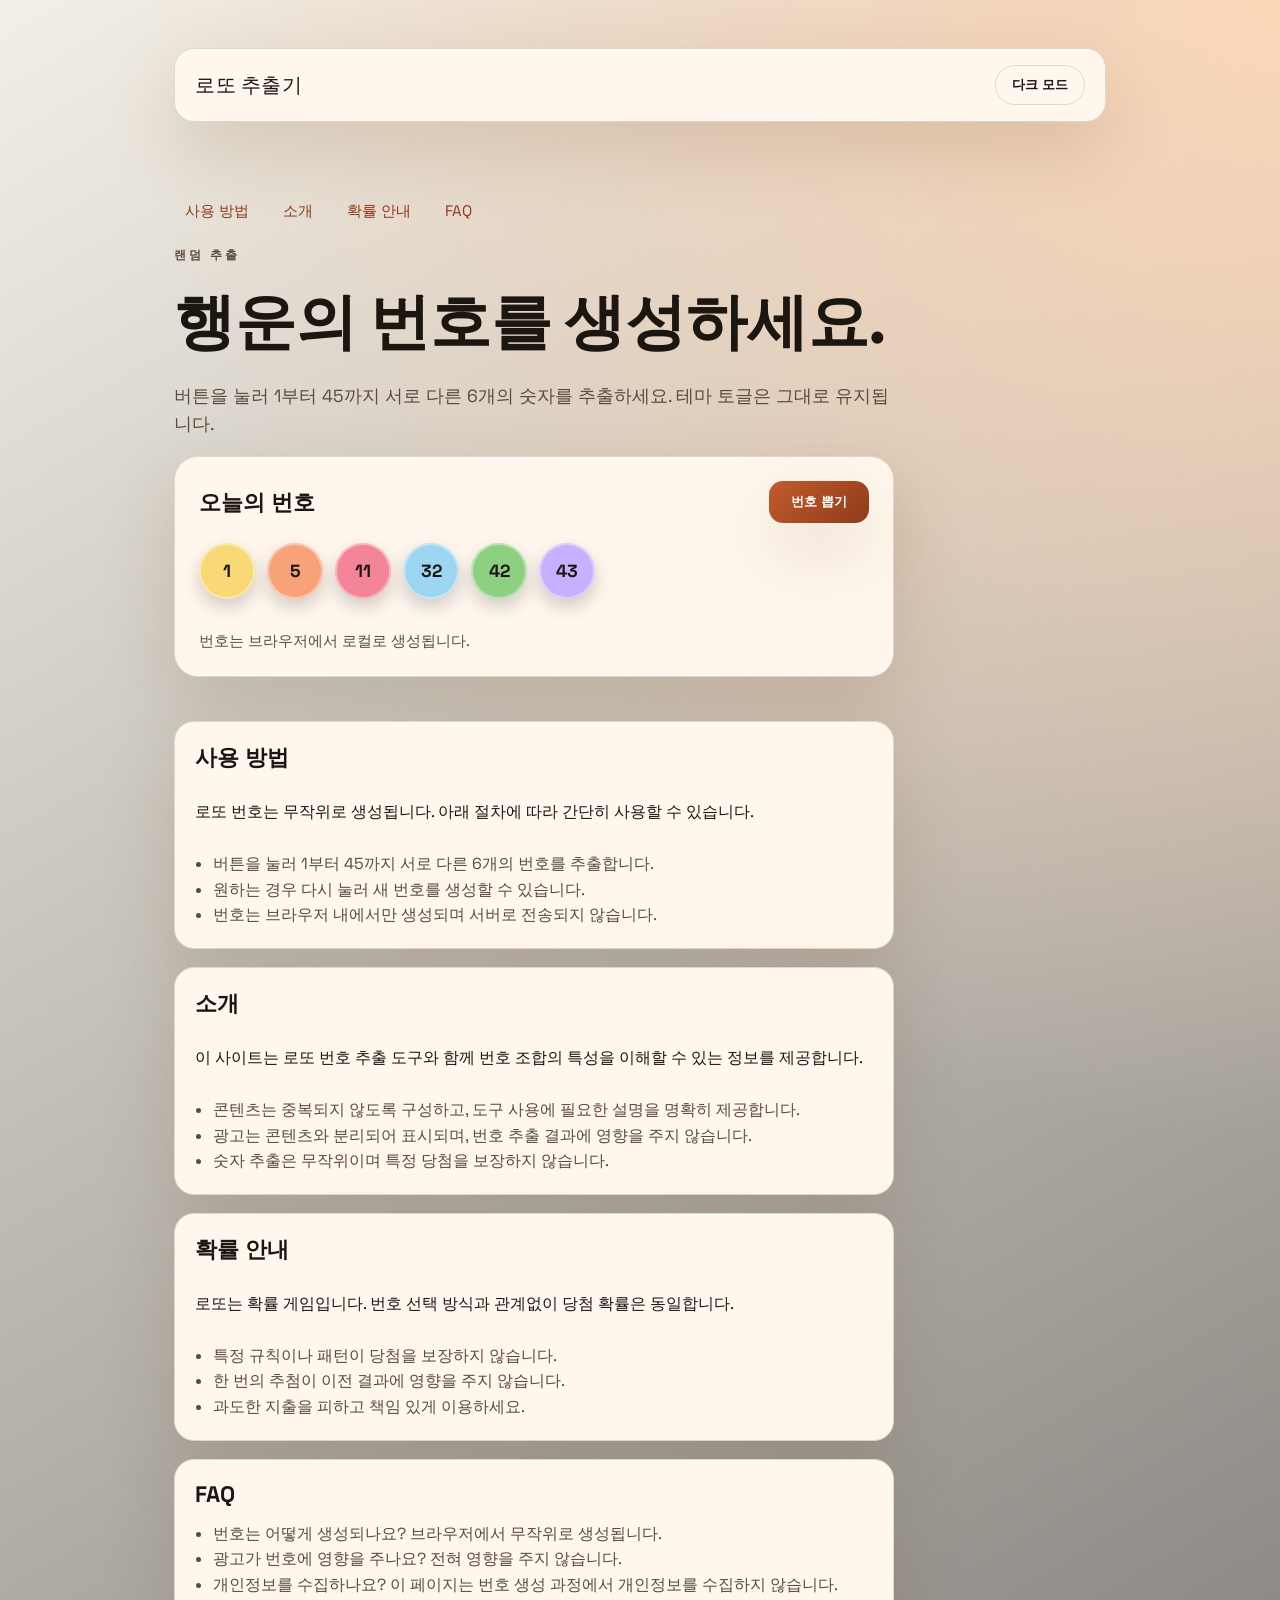
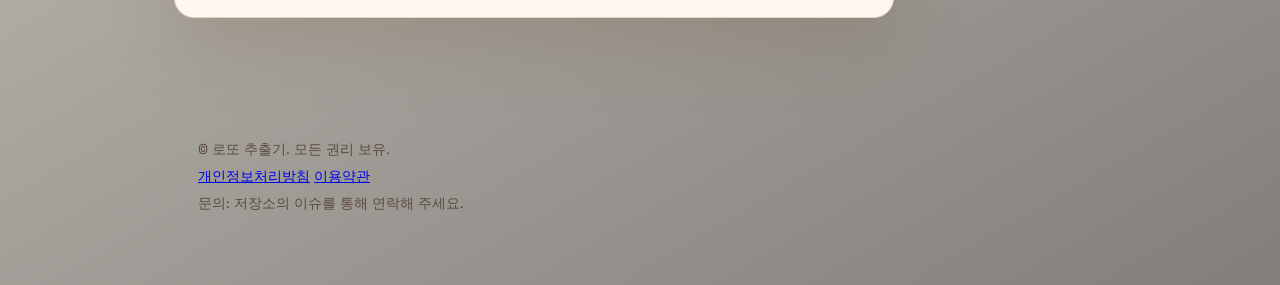
<file: index.html>
<!doctype html>
<html lang="ko">
<head>
  <!-- Google tag (gtag.js) -->
  <script async src="https://www.googletagmanager.com/gtag/js?id=G-7ZSF9KYNCB"></script>
  <script>
    window.dataLayer = window.dataLayer || [];
    function gtag(){dataLayer.push(arguments);}
    gtag('js', new Date());

    gtag('config', 'G-7ZSF9KYNCB');
  </script>
  <script type="text/javascript">
    (function(c,l,a,r,i,t,y){
        c[a]=c[a]||function(){(c[a].q=c[a].q||[]).push(arguments)};
        t=l.createElement(r);t.async=1;t.src="https://www.clarity.ms/tag/"+i;
        y=l.getElementsByTagName(r)[0];y.parentNode.insertBefore(t,y);
    })(window, document, "clarity", "script", "vo98cys63x");
  </script>
  <meta charset="UTF-8" />
  <meta name="viewport" content="width=device-width, initial-scale=1.0" />
  <title>로또 추출기</title>
  <meta name="description" content="로또 번호를 무작위로 추출하고 확률 정보를 함께 제공하는 로또 추출기입니다. 책임 있는 이용 안내와 FAQ를 제공합니다.">
  <meta name="google-adsense-account" content="ca-pub-5132534330868420">
  <script async src="https://pagead2.googlesyndication.com/pagead/js/adsbygoogle.js?client=ca-pub-5132534330868420"
     crossorigin="anonymous"></script>
  <link href='/style.css' rel='stylesheet'>
  <link rel="icon" href="/favicon.ico" type="image/x-icon">
</head>
<body>
  <div class="page">
    <header class="top">
      <div class="brand">로또 추출기</div>
      <button class="theme-toggle" type="button" data-theme-toggle aria-pressed="false">
        다크 모드
      </button>
    </header>

    <main class="content">
      <nav class="subnav" aria-label="페이지 안내">
        <a href="#guide">사용 방법</a>
        <a href="#about">소개</a>
        <a href="#odds">확률 안내</a>
        <a href="#faq">FAQ</a>
      </nav>
      <p class="eyebrow">랜덤 추출</p>
      <h1>행운의 번호를 생성하세요.</h1>
      <p class="lead">
        버튼을 눌러 1부터 45까지 서로 다른 6개의 숫자를 추출하세요. 테마 토글은 그대로 유지됩니다.
      </p>
      <div class="lotto-card">
        <div class="lotto-header">
          <h2>오늘의 번호</h2>
          <button class="cta" type="button" data-action>번호 뽑기</button>
        </div>
        <div class="lotto-numbers" data-numbers aria-live="polite"></div>
        <p class="hint">번호는 브라우저에서 로컬로 생성됩니다.</p>
      </div>
      <div class="ad-slot">
        <!-- 광고 -->
        <ins class="adsbygoogle"
             style="display:block"
             data-ad-client="ca-pub-5132534330868420"
             data-ad-slot="5257002274"
             data-ad-format="auto"
             data-full-width-responsive="true"></ins>
        <script>
             (adsbygoogle = window.adsbygoogle || []).push({});
        </script>
      </div>

      <section class="info" id="guide">
        <h2>사용 방법</h2>
        <p>로또 번호는 무작위로 생성됩니다. 아래 절차에 따라 간단히 사용할 수 있습니다.</p>
        <ul class="list">
          <li>버튼을 눌러 1부터 45까지 서로 다른 6개의 번호를 추출합니다.</li>
          <li>원하는 경우 다시 눌러 새 번호를 생성할 수 있습니다.</li>
          <li>번호는 브라우저 내에서만 생성되며 서버로 전송되지 않습니다.</li>
        </ul>
      </section>

      <section class="info" id="about">
        <h2>소개</h2>
        <p>이 사이트는 로또 번호 추출 도구와 함께 번호 조합의 특성을 이해할 수 있는 정보를 제공합니다.</p>
        <ul class="list">
          <li>콘텐츠는 중복되지 않도록 구성하고, 도구 사용에 필요한 설명을 명확히 제공합니다.</li>
          <li>광고는 콘텐츠와 분리되어 표시되며, 번호 추출 결과에 영향을 주지 않습니다.</li>
          <li>숫자 추출은 무작위이며 특정 당첨을 보장하지 않습니다.</li>
        </ul>
      </section>

      <section class="info" id="odds">
        <h2>확률 안내</h2>
        <p>로또는 확률 게임입니다. 번호 선택 방식과 관계없이 당첨 확률은 동일합니다.</p>
        <ul class="list">
          <li>특정 규칙이나 패턴이 당첨을 보장하지 않습니다.</li>
          <li>한 번의 추첨이 이전 결과에 영향을 주지 않습니다.</li>
          <li>과도한 지출을 피하고 책임 있게 이용하세요.</li>
        </ul>
      </section>

      <section class="info" id="faq">
        <h2>FAQ</h2>
        <ul class="list">
          <li>번호는 어떻게 생성되나요? 브라우저에서 무작위로 생성됩니다.</li>
          <li>광고가 번호에 영향을 주나요? 전혀 영향을 주지 않습니다.</li>
          <li>개인정보를 수집하나요? 이 페이지는 번호 생성 과정에서 개인정보를 수집하지 않습니다.</li>
        </ul>
      </section>
    </main>

    <footer class="footer">
      <div>© 로또 추출기. 모든 권리 보유.</div>
      <div class="footer-links">
        <a href="/privacy.html">개인정보처리방침</a>
        <a href="/terms.html">이용약관</a>
      </div>
      <div>문의: 저장소의 이슈를 통해 연락해 주세요.</div>
    </footer>
  </div>
  <script defer type="text/javascript" src="/main.js"></script>
</body>
</html>
</file>
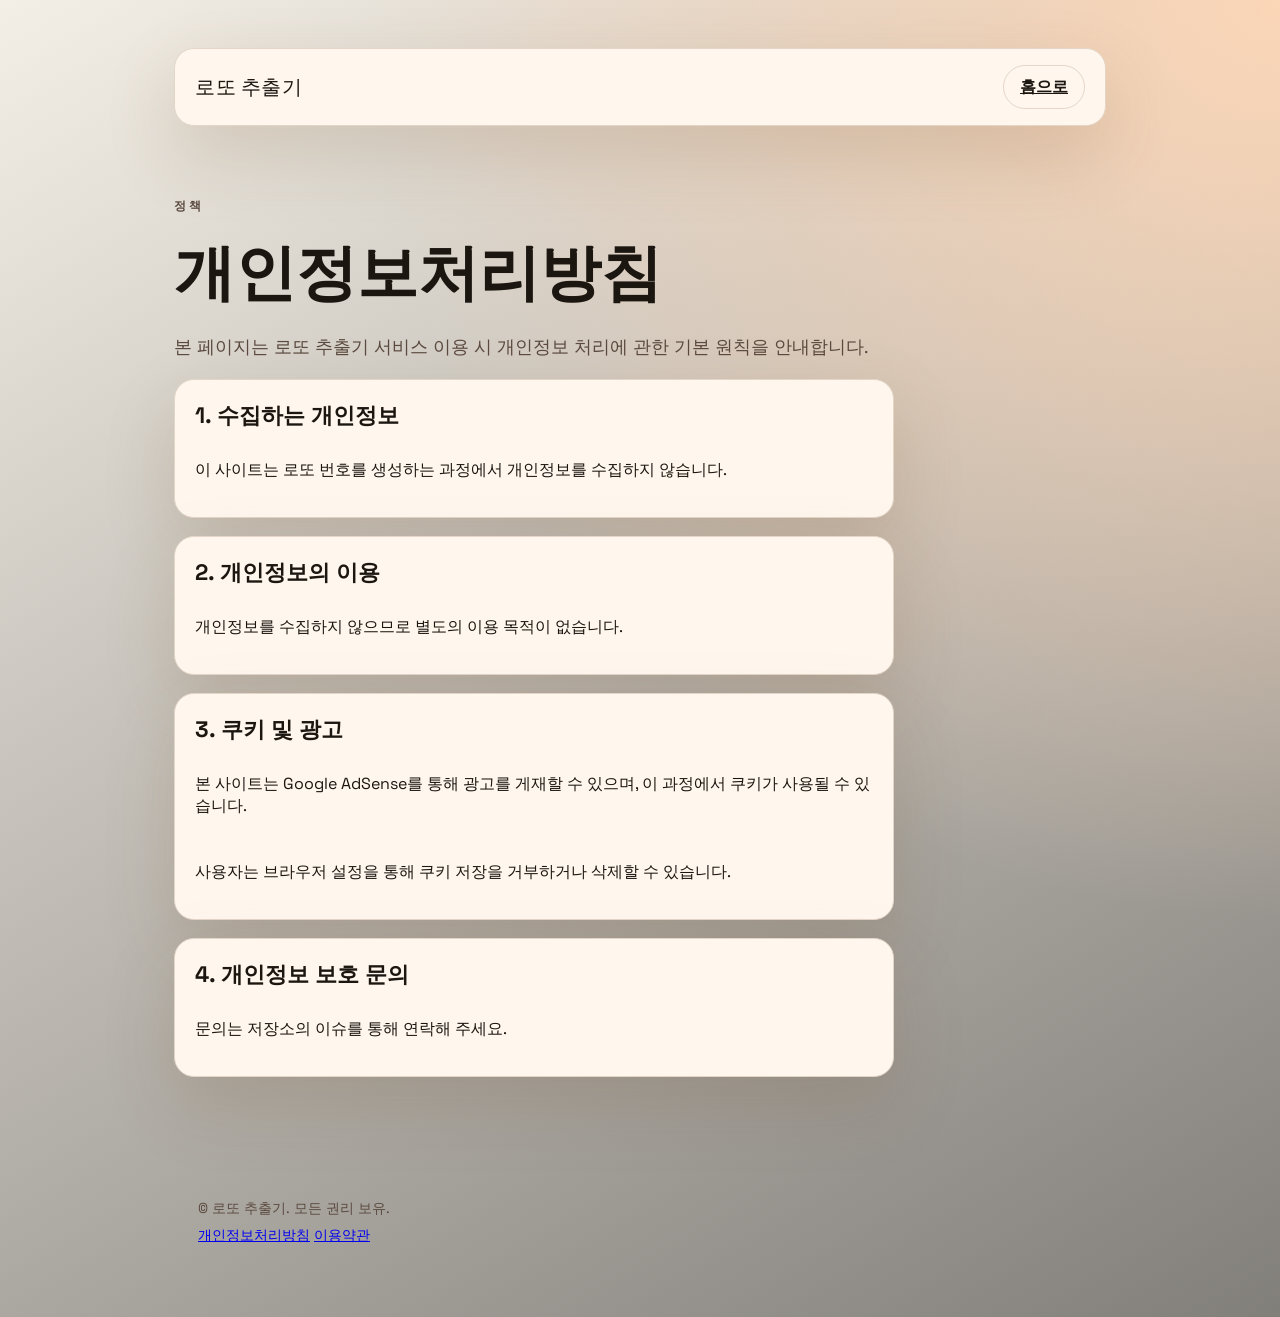
<file: privacy.html>
<!doctype html>
<html lang="ko">
<head>
  <!-- Google tag (gtag.js) -->
  <script async src="https://www.googletagmanager.com/gtag/js?id=G-7ZSF9KYNCB"></script>
  <script>
    window.dataLayer = window.dataLayer || [];
    function gtag(){dataLayer.push(arguments);}
    gtag('js', new Date());

    gtag('config', 'G-7ZSF9KYNCB');
  </script>
  <meta charset="UTF-8" />
  <meta name="viewport" content="width=device-width, initial-scale=1.0" />
  <title>개인정보처리방침 | 로또 추출기</title>
  <link href="/style.css" rel="stylesheet">
  <link rel="icon" href="/favicon.ico" type="image/x-icon">
</head>
<body>
  <div class="page">
    <header class="top">
      <div class="brand">로또 추출기</div>
      <a class="theme-toggle" href="/">홈으로</a>
    </header>

    <main class="content">
      <p class="eyebrow">정책</p>
      <h1>개인정보처리방침</h1>
      <p class="lead">
        본 페이지는 로또 추출기 서비스 이용 시 개인정보 처리에 관한 기본 원칙을 안내합니다.
      </p>

      <section class="info">
        <h2>1. 수집하는 개인정보</h2>
        <p>이 사이트는 로또 번호를 생성하는 과정에서 개인정보를 수집하지 않습니다.</p>
      </section>

      <section class="info">
        <h2>2. 개인정보의 이용</h2>
        <p>개인정보를 수집하지 않으므로 별도의 이용 목적이 없습니다.</p>
      </section>

      <section class="info">
        <h2>3. 쿠키 및 광고</h2>
        <p>본 사이트는 Google AdSense를 통해 광고를 게재할 수 있으며, 이 과정에서 쿠키가 사용될 수 있습니다.</p>
        <p>사용자는 브라우저 설정을 통해 쿠키 저장을 거부하거나 삭제할 수 있습니다.</p>
      </section>

      <section class="info">
        <h2>4. 개인정보 보호 문의</h2>
        <p>문의는 저장소의 이슈를 통해 연락해 주세요.</p>
      </section>
    </main>

    <footer class="footer">
      <div>© 로또 추출기. 모든 권리 보유.</div>
      <div class="footer-links">
        <a href="/privacy.html">개인정보처리방침</a>
        <a href="/terms.html">이용약관</a>
      </div>
    </footer>
  </div>
</body>
</html>
</file>
<file: style.css>
@import url('https://fonts.googleapis.com/css2?family=Fraunces:opsz,wght@9..144,500;9..144,700&family=Space+Grotesk:wght@400;500;600;700&display=swap');

:root {
  color-scheme: light dark;
  --bg: #f4efe6;
  --bg-glow: #fbd6b7;
  --surface: #fff7ee;
  --surface-border: #e4d6c7;
  --text: #1c1611;
  --muted: #5b4a3f;
  --accent: #c25b2d;
  --accent-strong: #8f3b19;
  --button-text: #ffffff;
  --shadow: 0 28px 70px rgba(116, 75, 38, 0.18);
  --ring: 0 0 0 3px rgba(194, 91, 45, 0.2);
  --transition: 220ms ease;
  --ball-1: #f9d976;
  --ball-2: #f7a278;
  --ball-3: #f48498;
  --ball-4: #9dd6f0;
  --ball-5: #8ed081;
  --ball-6: #c6b0ff;
}

:root[data-theme="dark"] {
  --bg: #11100d;
  --bg-glow: #3a2b22;
  --surface: #1b1916;
  --surface-border: #2f2a25;
  --text: #f6f0e8;
  --muted: #c6b7a8;
  --accent: #f28a55;
  --accent-strong: #ffb587;
  --button-text: #1c1611;
  --shadow: 0 28px 70px rgba(0, 0, 0, 0.35);
  --ring: 0 0 0 3px rgba(242, 138, 85, 0.25);
  --ball-1: #f5c85b;
  --ball-2: #f08b6a;
  --ball-3: #ee6f8e;
  --ball-4: #7fbfe0;
  --ball-5: #78b86d;
  --ball-6: #b49cff;
}

* {
  box-sizing: border-box;
}

body {
  margin: 0;
  min-height: 100vh;
  font-family: "Space Grotesk", "Segoe UI", sans-serif;
  color: var(--text);
  background: radial-gradient(circle at top right, var(--bg-glow), transparent 50%),
    linear-gradient(150deg, var(--bg), #0f0f0f 200%);
  transition: background var(--transition), color var(--transition);
}

.page {
  max-width: 980px;
  margin: 0 auto;
  padding: 48px 24px 72px;
  display: flex;
  flex-direction: column;
  gap: 72px;
}

.top {
  display: flex;
  align-items: center;
  justify-content: space-between;
  gap: 16px;
  background: var(--surface);
  border: 1px solid var(--surface-border);
  border-radius: 20px;
  padding: 16px 20px;
  box-shadow: var(--shadow);
  animation: fade-in 550ms ease;
}

.brand {
  font-family: "Fraunces", "Times New Roman", serif;
  font-size: 20px;
  letter-spacing: 0.5px;
}

.theme-toggle {
  border: 1px solid var(--surface-border);
  background: transparent;
  color: var(--text);
  padding: 10px 16px;
  border-radius: 999px;
  font-weight: 600;
  cursor: pointer;
  transition: transform var(--transition), border-color var(--transition), color var(--transition);
}

.theme-toggle:hover {
  transform: translateY(-2px);
  border-color: var(--accent);
}

.theme-toggle:focus-visible {
  outline: none;
  box-shadow: var(--ring);
}

.content {
  display: grid;
  gap: 18px;
  max-width: 720px;
  animation: float-in 620ms ease;
}

.subnav {
  display: flex;
  flex-wrap: wrap;
  gap: 12px;
  font-size: 0.95rem;
}

.subnav a {
  color: var(--accent-strong);
  text-decoration: none;
  padding: 6px 10px;
  border-radius: 999px;
  border: 1px solid transparent;
  transition: border-color var(--transition), color var(--transition), transform var(--transition);
}

.subnav a:hover {
  transform: translateY(-1px);
  border-color: var(--accent);
}

.eyebrow {
  text-transform: uppercase;
  letter-spacing: 3px;
  font-size: 12px;
  font-weight: 700;
  color: var(--muted);
  margin: 0;
}

h1 {
  font-family: "Fraunces", "Times New Roman", serif;
  font-size: clamp(2.4rem, 6vw, 3.8rem);
  margin: 0;
}

h2 {
  margin: 0;
  font-size: 1.4rem;
}

.lead {
  margin: 0;
  font-size: 1.1rem;
  color: var(--muted);
  line-height: 1.6;
}

.lotto-card {
  background: var(--surface);
  border: 1px solid var(--surface-border);
  border-radius: 24px;
  padding: 24px;
  box-shadow: var(--shadow);
  display: grid;
  gap: 20px;
}

.lotto-header {
  display: flex;
  align-items: center;
  justify-content: space-between;
  gap: 16px;
  flex-wrap: wrap;
}

.lotto-numbers {
  display: flex;
  gap: 12px;
  flex-wrap: wrap;
  min-height: 68px;
}

.lotto-ball {
  width: 56px;
  height: 56px;
  border-radius: 50%;
  display: grid;
  place-items: center;
  font-weight: 700;
  font-size: 1.1rem;
  color: #1c1611;
  box-shadow: inset 0 0 0 2px rgba(255, 255, 255, 0.4), 0 8px 18px rgba(0, 0, 0, 0.18);
  animation: pop-in 360ms ease;
}

.lotto-ball:nth-child(1) { background: var(--ball-1); }
.lotto-ball:nth-child(2) { background: var(--ball-2); }
.lotto-ball:nth-child(3) { background: var(--ball-3); }
.lotto-ball:nth-child(4) { background: var(--ball-4); }
.lotto-ball:nth-child(5) { background: var(--ball-5); }
.lotto-ball:nth-child(6) { background: var(--ball-6); }

.actions {
  display: flex;
  align-items: center;
  gap: 16px;
  flex-wrap: wrap;
}

.cta {
  border: none;
  background: linear-gradient(135deg, var(--accent), var(--accent-strong));
  color: var(--button-text);
  padding: 12px 22px;
  border-radius: 14px;
  font-weight: 700;
  cursor: pointer;
  box-shadow: var(--shadow);
  transition: transform var(--transition), box-shadow var(--transition);
}

.cta:hover {
  transform: translateY(-2px) scale(1.01);
}

.cta:focus-visible {
  outline: none;
  box-shadow: var(--ring);
}

.hint {
  margin: 0;
  color: var(--muted);
  font-size: 0.95rem;
}

.ad-slot {
  width: min(100%, 720px);
  margin-top: 8px;
}

.info {
  background: var(--surface);
  border: 1px solid var(--surface-border);
  border-radius: 20px;
  padding: 20px;
  box-shadow: var(--shadow);
  display: grid;
  gap: 12px;
}

.list {
  margin: 0;
  padding-left: 18px;
  color: var(--muted);
  line-height: 1.6;
}

.footer {
  margin-top: 32px;
  padding: 18px 24px 0;
  display: grid;
  gap: 8px;
  color: var(--muted);
  font-size: 0.9rem;
}

@keyframes fade-in {
  from {
    opacity: 0;
    transform: translateY(-8px);
  }
  to {
    opacity: 1;
    transform: translateY(0);
  }
}

@keyframes float-in {
  from {
    opacity: 0;
    transform: translateY(16px);
  }
  to {
    opacity: 1;
    transform: translateY(0);
  }
}

@keyframes pop-in {
  from {
    opacity: 0;
    transform: scale(0.7);
  }
  to {
    opacity: 1;
    transform: scale(1);
  }
}

@media (max-width: 720px) {
  .page {
    padding: 32px 20px 56px;
    gap: 48px;
  }

  .top {
    flex-direction: column;
    align-items: flex-start;
  }

  .lotto-header {
    flex-direction: column;
    align-items: flex-start;
  }

  .lotto-ball {
    width: 52px;
    height: 52px;
  }
}
</file>
